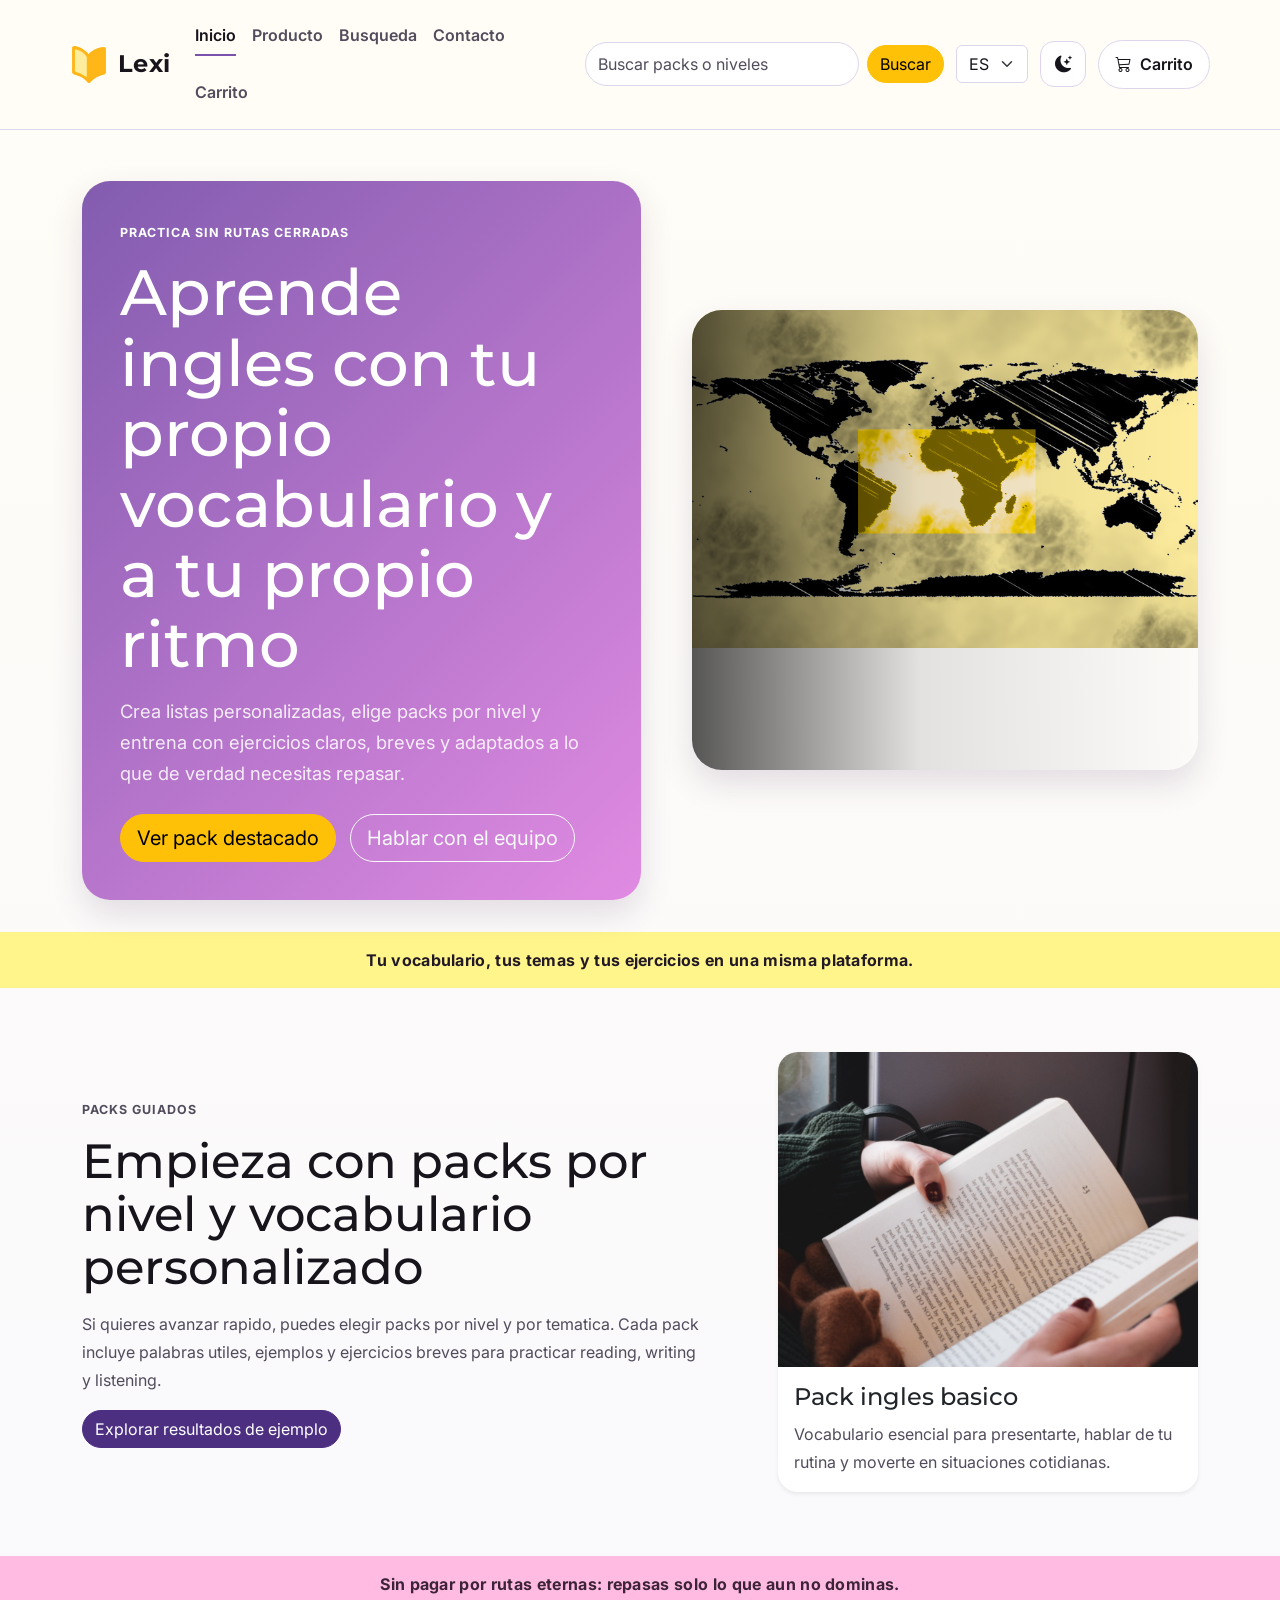
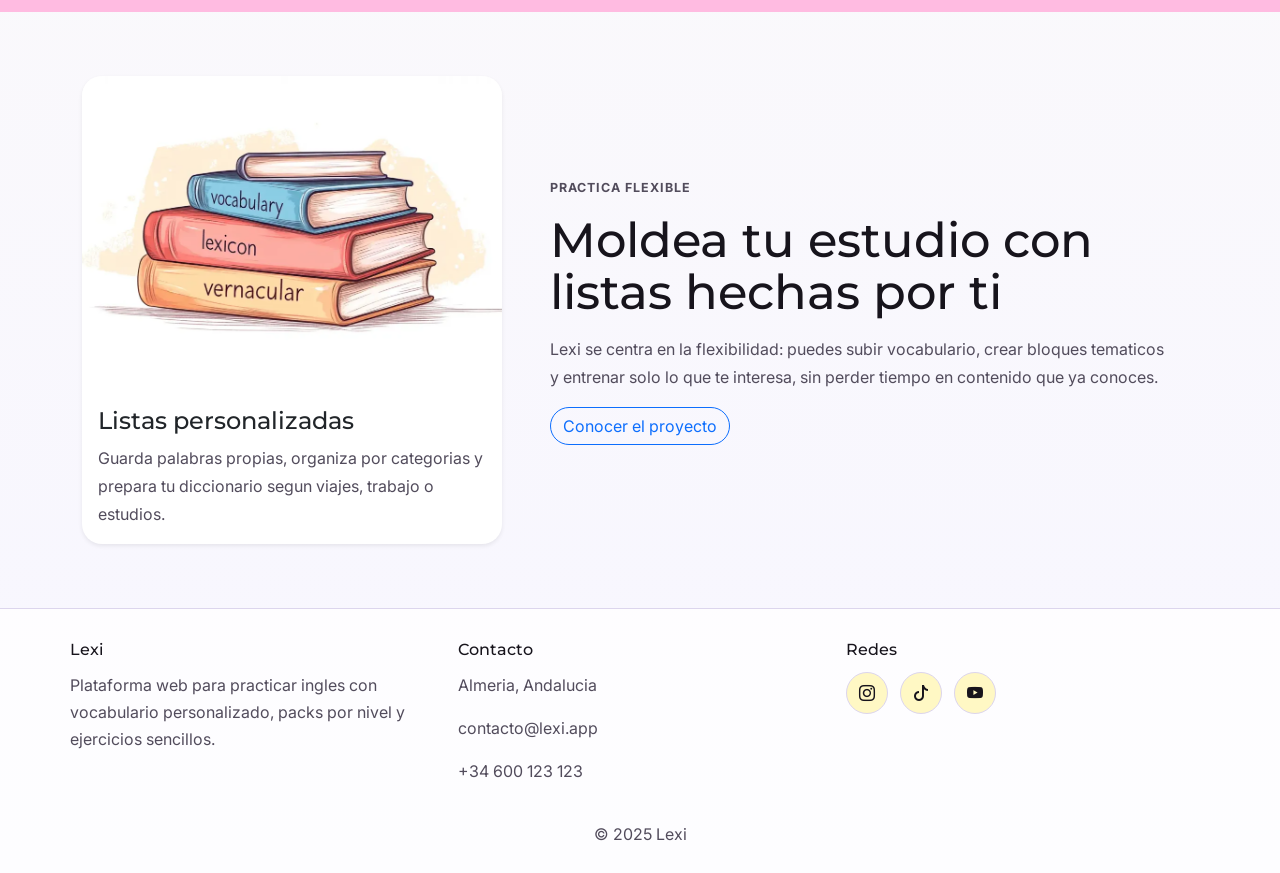
<file: index.html>
<!DOCTYPE html>
<html lang="es">
<head>
  <meta charset="UTF-8">
  <meta name="viewport" content="width=device-width, initial-scale=1.0">
  <meta name="description" content="Lexi, plataforma para practicar ingles con vocabulario personalizado, packs por nivel y ejercicios a medida.">
  <meta name="robots" content="index,follow">
  <title>Lexi | Aprender ingles con vocabulario personalizado y packs por nivel</title>
  <link rel="preconnect" href="https://fonts.googleapis.com">
  <link rel="preconnect" href="https://fonts.gstatic.com" crossorigin>
  <link href="https://fonts.googleapis.com/css2?family=Inter:wght@400;500;600;700&family=Montserrat:wght@600;700;800&display=swap" rel="stylesheet">
  <link rel="stylesheet" href="https://cdn.jsdelivr.net/npm/bootstrap-icons@1.11.3/font/bootstrap-icons.min.css">
  <link rel="stylesheet" href="https://cdn.jsdelivr.net/npm/bootstrap@5.3.3/dist/css/bootstrap.min.css">
  <link rel="stylesheet" href="style.css">
</head>
<body>
<a class="skip-link" href="#mainContent">Saltar al contenido principal</a>
<header class="site-header">
  <div class="header-bar container-xl">
    <div class="brand-row">
      <div class="logo" aria-label="Logotipo de Lexi">
        <img class="logo-light" src="icons/logo_fondo_claro.svg" alt="">
        <img class="logo-dark" src="icons/logo_fondo_oscuro.svg" alt="">
        <span>Lexi</span>
      </div>

      <button class="nav-toggle" type="button" aria-label="Abrir menu principal" aria-expanded="false" aria-controls="mainNav">
        <i class="bi bi-list"></i>
      </button>
    </div>

    <nav class="main-nav" id="mainNav" aria-label="Principal">
      <a class="active" href="index.html" aria-current="page">Inicio</a>
      <a href="producto.html">Producto</a>
      <a href="busqueda.html">Busqueda</a>
      <a href="contacto.html">Contacto</a>
      <a href="carrito.html">Carrito</a>
    </nav>

    <div class="header-tools">
      <form class="search-bar" action="busqueda.html" method="get" role="search">
        <label class="visually-hidden" for="globalSearch">Buscar productos o packs</label>
        <input id="globalSearch" class="form-control" type="search" name="q" placeholder="Buscar packs o niveles" required aria-required="true" title="Introduce un termino para realizar la busqueda">
        <button class="btn btn-warning" type="submit">Buscar</button>
      </form>

      <label class="lang-select" for="langSelect">
        <span class="visually-hidden">Seleccionar idioma de la interfaz</span>
        <select id="langSelect" class="form-select" aria-label="Selector de idioma">
          <option selected>ES</option>
          <option>EN</option>
        </select>
      </label>

      <button class="theme-toggle" type="button" data-theme-toggle aria-label="Cambiar a modo oscuro" aria-pressed="false" title="Cambiar tema">
        <i class="bi bi-moon-stars-fill" aria-hidden="true"></i>
        <span class="visually-hidden">Cambiar entre modo claro y oscuro</span>
      </button>

      <a class="cart-button" href="carrito.html" aria-label="Ir al carrito de compra">
        <i class="bi bi-cart3" aria-hidden="true"></i>
        <span>Carrito</span>
      </a>
    </div>
  </div>
</header>

<main id="mainContent">
  <section class="landing-hero">
    <div class="container-xl hero-layout">
      <div class="hero-copy">
        <p class="eyebrow">Practica sin rutas cerradas</p>
        <h1>Aprende ingles con tu propio vocabulario y a tu propio ritmo</h1>
        <p class="hero-lead">Crea listas personalizadas, elige packs por nivel y entrena con ejercicios claros, breves y adaptados a lo que de verdad necesitas repasar.</p>
        <div class="hero-actions">
          <a class="btn btn-warning btn-lg" href="producto.html">Ver pack destacado</a>
          <a class="btn btn-outline-light btn-lg" href="contacto.html">Hablar con el equipo</a>
        </div>
      </div>

      <div class="hero-card">
        <img src="images/hero.png" alt="Aprender ingles con vocabulario personalizado usando tarjetas y portatil" loading="eager">
      </div>
    </div>
  </section>

  <section class="highlight-band band-primary" aria-label="Mensaje destacado principal">
    <div class="container-xl">
      <p>Tu vocabulario, tus temas y tus ejercicios en una misma plataforma.</p>
    </div>
  </section>

  <section class="feature-section container-xl section-space" aria-labelledby="packsTitle">
    <div class="section-copy">
      <p class="section-kicker">Packs guiados</p>
      <h2 id="packsTitle">Empieza con packs por nivel y vocabulario personalizado</h2>
      <p>Si quieres avanzar rapido, puedes elegir packs por nivel y por tematica. Cada pack incluye palabras utiles, ejemplos y ejercicios breves para practicar reading, writing y listening.</p>
      <a class="btn btn-primary" href="busqueda.html">Explorar resultados de ejemplo</a>
    </div>

    <article class="feature-card card shadow-sm border-0">
      <img class="card-img-top" src="images/reading_medium.webp" alt="Tarjetas de estudio para un pack de ingles basico">
      <div class="card-body">
        <h3 class="h4">Pack ingles basico</h3>
        <p class="card-text">Vocabulario esencial para presentarte, hablar de tu rutina y moverte en situaciones cotidianas.</p>
      </div>
    </article>
  </section>

  <section class="highlight-band band-secondary" aria-label="Segundo mensaje destacado">
    <div class="container-xl">
      <p>Sin pagar por rutas eternas: repasas solo lo que aun no dominas.</p>
    </div>
  </section>

  <section class="feature-section feature-section-alt container-xl section-space" aria-labelledby="customTitle">
    <article class="feature-card card shadow-sm border-0">
      <img class="card-img-top" src="images/vocabulario.png" alt="Panel de vocabulario personalizado en Lexi">
      <div class="card-body">
        <h3 class="h4">Listas personalizadas</h3>
        <p class="card-text">Guarda palabras propias, organiza por categorias y prepara tu diccionario segun viajes, trabajo o estudios.</p>
      </div>
    </article>

    <div class="section-copy">
      <p class="section-kicker">Practica flexible</p>
      <h2 id="customTitle">Moldea tu estudio con listas hechas por ti</h2>
      <p>Lexi se centra en la flexibilidad: puedes subir vocabulario, crear bloques tematicos y entrenar solo lo que te interesa, sin perder tiempo en contenido que ya conoces.</p>
      <a class="btn btn-outline-primary" href="contacto.html">Conocer el proyecto</a>
    </div>
  </section>
</main>

<footer class="site-footer">
  <div class="container-xl footer-layout">
    <div>
      <h2 class="footer-title">Lexi</h2>
      <p>Plataforma web para practicar ingles con vocabulario personalizado, packs por nivel y ejercicios sencillos.</p>
    </div>

    <div>
      <h2 class="footer-title">Contacto</h2>
      <p>Almeria, Andalucia</p>
      <p>contacto@lexi.app</p>
      <p>+34 600 123 123</p>
    </div>

    <div>
      <h2 class="footer-title">Redes</h2>
      <div class="social-links" aria-label="Redes sociales de Lexi">
        <a href="https://www.instagram.com" target="_blank" rel="noopener" aria-label="Instagram"><i class="bi bi-instagram"></i></a>
        <a href="https://www.tiktok.com" target="_blank" rel="noopener" aria-label="TikTok"><i class="bi bi-tiktok"></i></a>
        <a href="https://www.youtube.com" target="_blank" rel="noopener" aria-label="YouTube"><i class="bi bi-youtube"></i></a>
      </div>
    </div>
  </div>
  <p class="footer-copy">&copy; 2025 Lexi</p>
</footer>

<script src="js/script.js"></script>
</body>
</html>
</file>
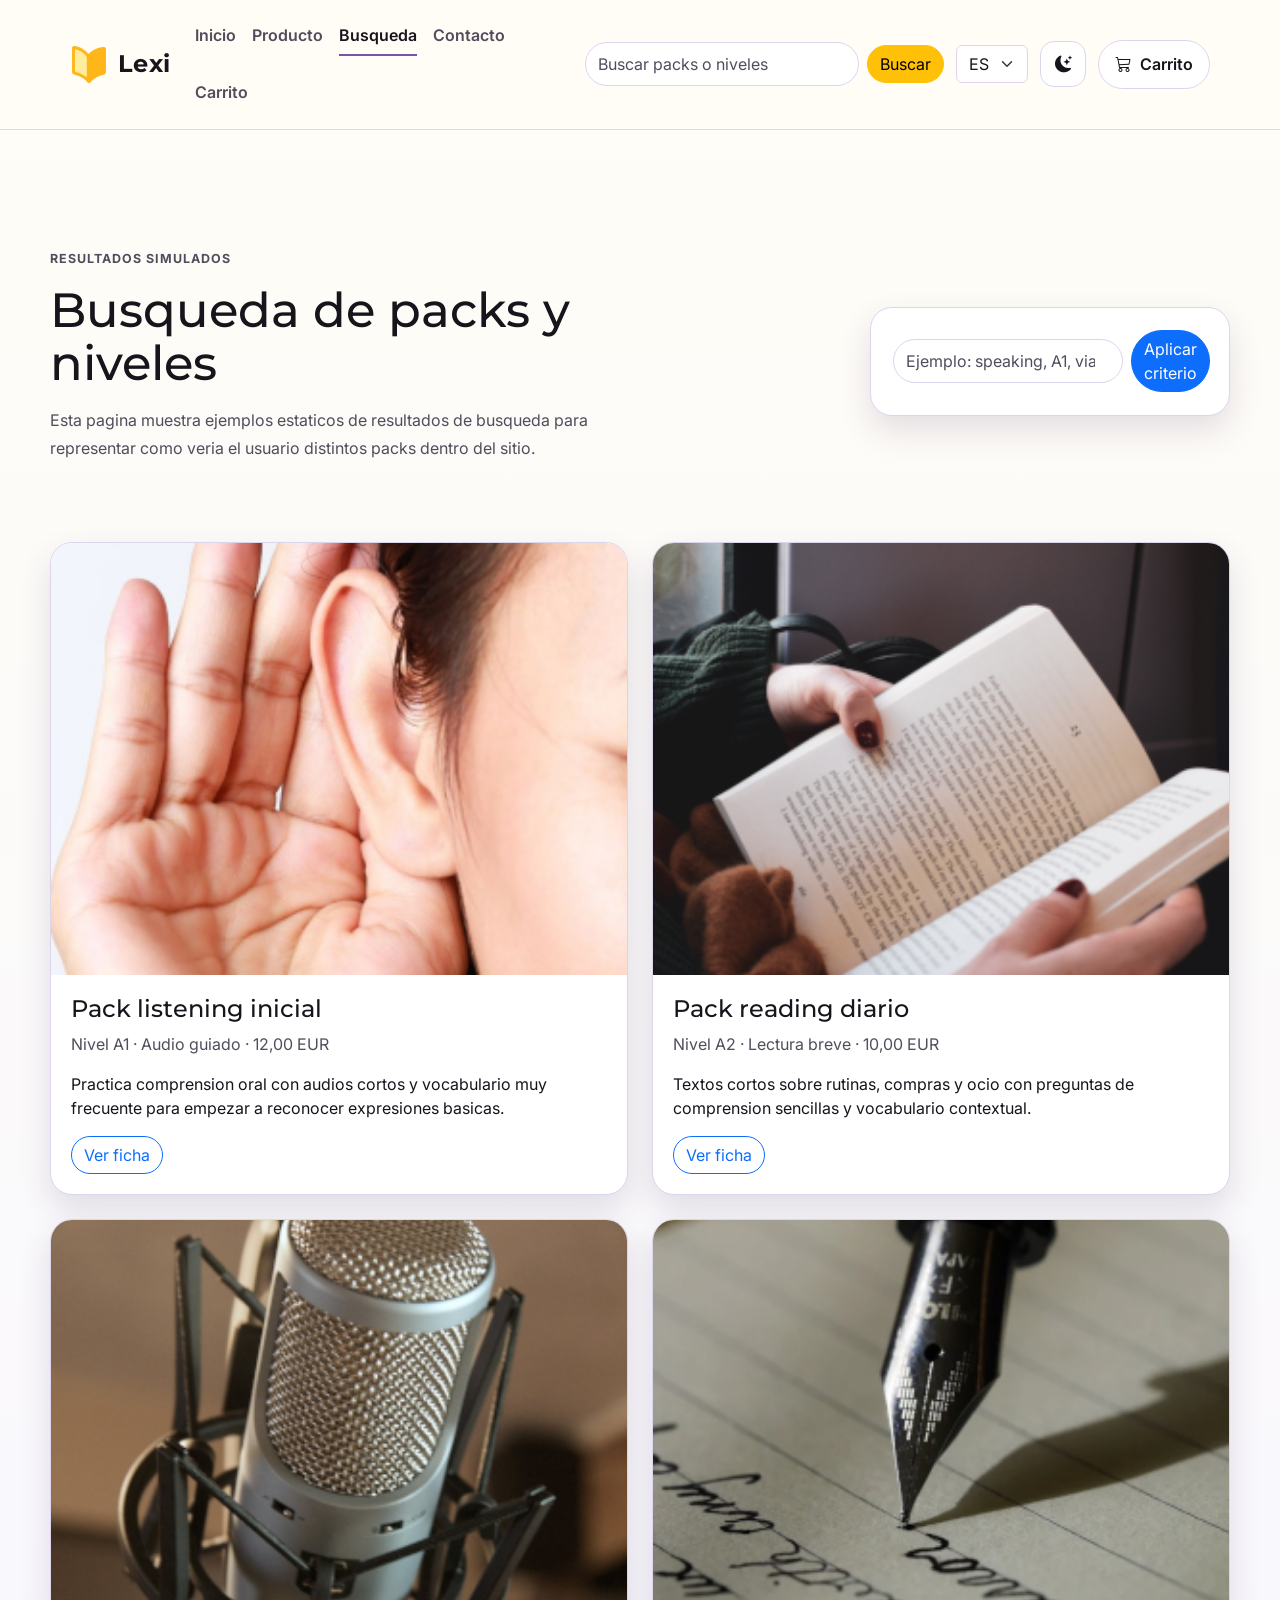
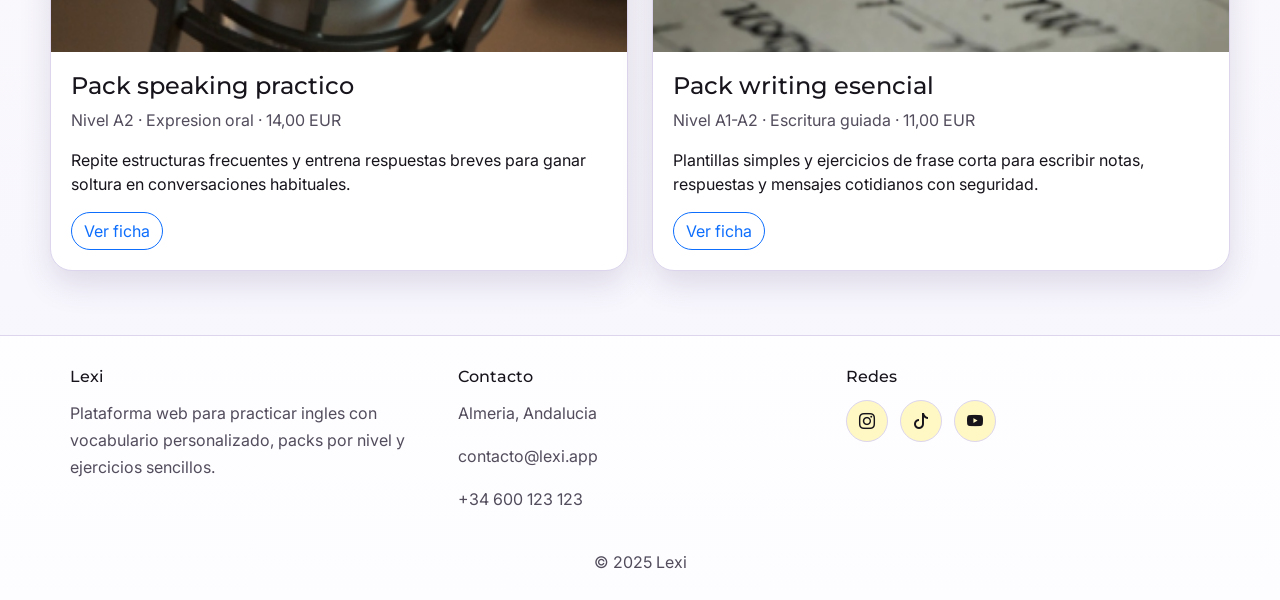
<file: busqueda.html>
<!DOCTYPE html>
<html lang="es">
<head>
  <meta charset="UTF-8">
  <meta name="viewport" content="width=device-width, initial-scale=1.0">
  <meta name="description" content="Resultados de busqueda simulados de packs de ingles en Lexi.">
  <meta name="robots" content="index,follow">
  <title>Lexi | Busqueda</title>
  <link rel="preconnect" href="https://fonts.googleapis.com">
  <link rel="preconnect" href="https://fonts.gstatic.com" crossorigin>
  <link href="https://fonts.googleapis.com/css2?family=Inter:wght@400;500;600;700&family=Montserrat:wght@600;700;800&display=swap" rel="stylesheet">
  <link rel="stylesheet" href="https://cdn.jsdelivr.net/npm/bootstrap-icons@1.11.3/font/bootstrap-icons.min.css">
  <link rel="stylesheet" href="https://cdn.jsdelivr.net/npm/bootstrap@5.3.3/dist/css/bootstrap.min.css">
  <link rel="stylesheet" href="style.css">
</head>
<body>
<a class="skip-link" href="#mainContent">Saltar al contenido principal</a>
<header class="site-header">
  <div class="header-bar container-xl">
    <div class="brand-row">
      <div class="logo" aria-label="Logotipo de Lexi">
        <img class="logo-light" src="icons/logo_fondo_claro.svg" alt="">
        <img class="logo-dark" src="icons/logo_fondo_oscuro.svg" alt="">
        <span>Lexi</span>
      </div>
      <button class="nav-toggle" type="button" aria-label="Abrir menu principal" aria-expanded="false" aria-controls="mainNav">
        <i class="bi bi-list"></i>
      </button>
    </div>

    <nav class="main-nav" id="mainNav" aria-label="Principal">
      <a href="index.html">Inicio</a>
      <a href="producto.html">Producto</a>
      <a class="active" href="busqueda.html" aria-current="page">Busqueda</a>
      <a href="contacto.html">Contacto</a>
      <a href="carrito.html">Carrito</a>
    </nav>

    <div class="header-tools">
      <form class="search-bar" action="busqueda.html" method="get" role="search">
        <label class="visually-hidden" for="globalSearch">Buscar productos o packs</label>
        <input id="globalSearch" class="form-control" type="search" name="q" placeholder="Buscar packs o niveles" required aria-required="true" title="Introduce un termino para realizar la busqueda">
        <button class="btn btn-warning" type="submit">Buscar</button>
      </form>
      <label class="lang-select" for="langSelect">
        <span class="visually-hidden">Seleccionar idioma de la interfaz</span>
        <select id="langSelect" class="form-select" aria-label="Selector de idioma">
          <option selected>ES</option>
          <option>EN</option>
        </select>
      </label>
      <button class="theme-toggle" type="button" data-theme-toggle aria-label="Cambiar a modo oscuro" aria-pressed="false" title="Cambiar tema">
        <i class="bi bi-moon-stars-fill" aria-hidden="true"></i>
        <span class="visually-hidden">Cambiar entre modo claro y oscuro</span>
      </button>
      <a class="cart-button" href="carrito.html" aria-label="Ir al carrito de compra">
        <i class="bi bi-cart3" aria-hidden="true"></i>
        <span>Carrito</span>
      </a>
    </div>
  </div>
</header>

<main id="mainContent" class="page-main">
  <section class="page-intro section-space">
    <div class="page-copy">
      <p class="section-kicker">Resultados simulados</p>
      <h1>Busqueda de packs y niveles</h1>
      <p>Esta pagina muestra ejemplos estaticos de resultados de busqueda para representar como veria el usuario distintos packs dentro del sitio.</p>
    </div>
    <aside class="page-intro-card">
      <form class="search-bar" action="busqueda.html" method="get" role="search">
        <label class="visually-hidden" for="searchInput">Buscar cursos</label>
        <input id="searchInput" data-search-input class="form-control" type="search" name="q" placeholder="Ejemplo: speaking, A1, viajes" required aria-required="true" title="Introduce un criterio de busqueda valido">
        <button class="btn btn-primary" type="submit">Aplicar criterio</button>
      </form>
    </aside>
  </section>

  <section class="result-list section-space" aria-label="Resultados de busqueda">
    <article class="result-card">
      <img src="images/listening_small.webp" alt="Pack de listening para principiantes">
      <div class="result-card-body">
        <h2 class="h4">Pack listening inicial</h2>
        <p class="result-meta">Nivel A1 · Audio guiado · 12,00 EUR</p>
        <p>Practica comprension oral con audios cortos y vocabulario muy frecuente para empezar a reconocer expresiones basicas.</p>
        <a class="btn btn-outline-primary" href="producto.html">Ver ficha</a>
      </div>
    </article>

    <article class="result-card">
      <img src="images/reading_small.webp" alt="Pack de reading para situaciones cotidianas">
      <div class="result-card-body">
        <h2 class="h4">Pack reading diario</h2>
        <p class="result-meta">Nivel A2 · Lectura breve · 10,00 EUR</p>
        <p>Textos cortos sobre rutinas, compras y ocio con preguntas de comprension sencillas y vocabulario contextual.</p>
        <a class="btn btn-outline-primary" href="producto.html">Ver ficha</a>
      </div>
    </article>

    <article class="result-card">
      <img src="images/speaking_small.webp" alt="Pack de speaking para conversaciones utiles">
      <div class="result-card-body">
        <h2 class="h4">Pack speaking practico</h2>
        <p class="result-meta">Nivel A2 · Expresion oral · 14,00 EUR</p>
        <p>Repite estructuras frecuentes y entrena respuestas breves para ganar soltura en conversaciones habituales.</p>
        <a class="btn btn-outline-primary" href="producto.html">Ver ficha</a>
      </div>
    </article>

    <article class="result-card">
      <img src="images/writing_small.webp" alt="Pack de writing para escribir mensajes breves">
      <div class="result-card-body">
        <h2 class="h4">Pack writing esencial</h2>
        <p class="result-meta">Nivel A1-A2 · Escritura guiada · 11,00 EUR</p>
        <p>Plantillas simples y ejercicios de frase corta para escribir notas, respuestas y mensajes cotidianos con seguridad.</p>
        <a class="btn btn-outline-primary" href="producto.html">Ver ficha</a>
      </div>
    </article>
  </section>
</main>

<footer class="site-footer">
  <div class="container-xl footer-layout">
    <div>
      <h2 class="footer-title">Lexi</h2>
      <p>Plataforma web para practicar ingles con vocabulario personalizado, packs por nivel y ejercicios sencillos.</p>
    </div>
    <div>
      <h2 class="footer-title">Contacto</h2>
      <p>Almeria, Andalucia</p>
      <p>contacto@lexi.app</p>
      <p>+34 600 123 123</p>
    </div>
    <div>
      <h2 class="footer-title">Redes</h2>
      <div class="social-links" aria-label="Redes sociales de Lexi">
        <a href="https://www.instagram.com" target="_blank" rel="noopener" aria-label="Instagram"><i class="bi bi-instagram"></i></a>
        <a href="https://www.tiktok.com" target="_blank" rel="noopener" aria-label="TikTok"><i class="bi bi-tiktok"></i></a>
        <a href="https://www.youtube.com" target="_blank" rel="noopener" aria-label="YouTube"><i class="bi bi-youtube"></i></a>
      </div>
    </div>
  </div>
  <p class="footer-copy">&copy; 2025 Lexi</p>
</footer>

<script src="js/script.js"></script>
</body>
</html>
</file>
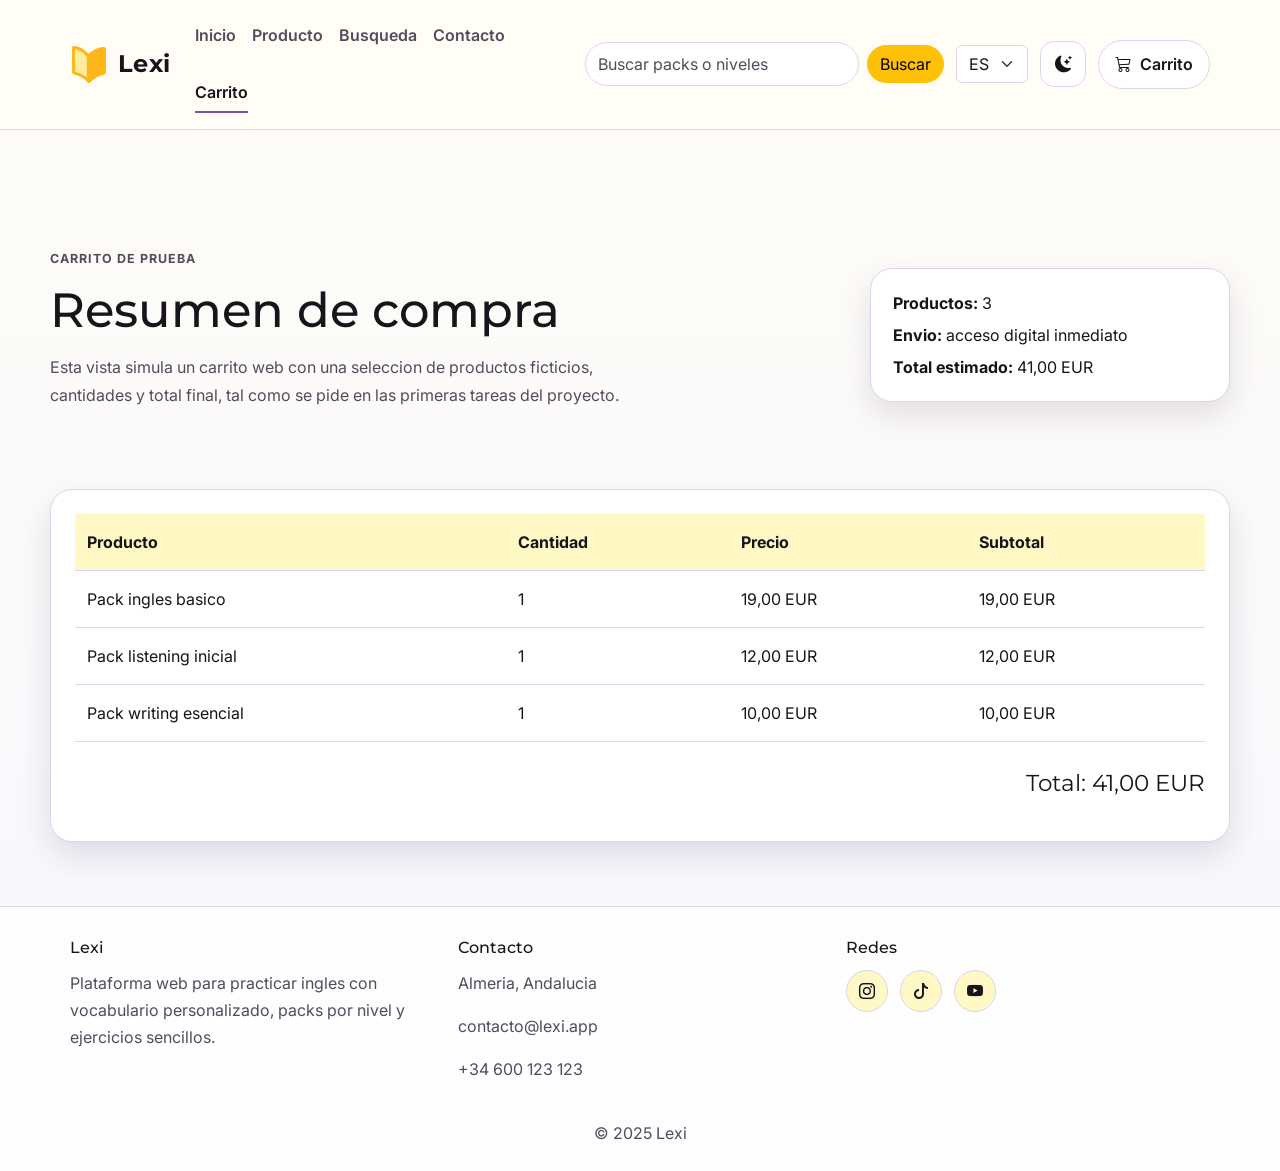
<file: carrito.html>
<!DOCTYPE html>
<html lang="es">
<head>
  <meta charset="UTF-8">
  <meta name="viewport" content="width=device-width, initial-scale=1.0">
  <meta name="description" content="Carrito de compra estatico de Lexi con productos de ejemplo y total calculado.">
  <meta name="robots" content="index,follow">
  <title>Lexi | Carrito</title>
  <link rel="preconnect" href="https://fonts.googleapis.com">
  <link rel="preconnect" href="https://fonts.gstatic.com" crossorigin>
  <link href="https://fonts.googleapis.com/css2?family=Inter:wght@400;500;600;700&family=Montserrat:wght@600;700;800&display=swap" rel="stylesheet">
  <link rel="stylesheet" href="https://cdn.jsdelivr.net/npm/bootstrap-icons@1.11.3/font/bootstrap-icons.min.css">
  <link rel="stylesheet" href="https://cdn.jsdelivr.net/npm/bootstrap@5.3.3/dist/css/bootstrap.min.css">
  <link rel="stylesheet" href="style.css">
</head>
<body>
<a class="skip-link" href="#mainContent">Saltar al contenido principal</a>
<header class="site-header">
  <div class="header-bar container-xl">
    <div class="brand-row">
      <div class="logo" aria-label="Logotipo de Lexi">
        <img class="logo-light" src="icons/logo_fondo_claro.svg" alt="">
        <img class="logo-dark" src="icons/logo_fondo_oscuro.svg" alt="">
        <span>Lexi</span>
      </div>
      <button class="nav-toggle" type="button" aria-label="Abrir menu principal" aria-expanded="false" aria-controls="mainNav">
        <i class="bi bi-list"></i>
      </button>
    </div>

    <nav class="main-nav" id="mainNav" aria-label="Principal">
      <a href="index.html">Inicio</a>
      <a href="producto.html">Producto</a>
      <a href="busqueda.html">Busqueda</a>
      <a href="contacto.html">Contacto</a>
      <a class="active" href="carrito.html" aria-current="page">Carrito</a>
    </nav>

    <div class="header-tools">
      <form class="search-bar" action="busqueda.html" method="get" role="search">
        <label class="visually-hidden" for="globalSearch">Buscar productos o packs</label>
        <input id="globalSearch" class="form-control" type="search" name="q" placeholder="Buscar packs o niveles" required aria-required="true" title="Introduce un termino para realizar la busqueda">
        <button class="btn btn-warning" type="submit">Buscar</button>
      </form>
      <label class="lang-select" for="langSelect">
        <span class="visually-hidden">Seleccionar idioma de la interfaz</span>
        <select id="langSelect" class="form-select" aria-label="Selector de idioma">
          <option selected>ES</option>
          <option>EN</option>
        </select>
      </label>
      <button class="theme-toggle" type="button" data-theme-toggle aria-label="Cambiar a modo oscuro" aria-pressed="false" title="Cambiar tema">
        <i class="bi bi-moon-stars-fill" aria-hidden="true"></i>
        <span class="visually-hidden">Cambiar entre modo claro y oscuro</span>
      </button>
      <a class="cart-button" href="carrito.html" aria-label="Ir al carrito de compra">
        <i class="bi bi-cart3" aria-hidden="true"></i>
        <span>Carrito</span>
      </a>
    </div>
  </div>
</header>

<main id="mainContent" class="page-main">
  <section class="page-intro section-space">
    <div class="page-copy">
      <p class="section-kicker">Carrito de prueba</p>
      <h1>Resumen de compra</h1>
      <p>Esta vista simula un carrito web con una seleccion de productos ficticios, cantidades y total final, tal como se pide en las primeras tareas del proyecto.</p>
    </div>
    <aside class="page-intro-card">
      <p class="mb-2"><strong>Productos:</strong> 3</p>
      <p class="mb-2"><strong>Envio:</strong> acceso digital inmediato</p>
      <p class="mb-0"><strong>Total estimado:</strong> 41,00 EUR</p>
    </aside>
  </section>

  <section class="cart-panel section-space">
    <table class="cart-table">
      <thead>
        <tr>
          <th>Producto</th>
          <th>Cantidad</th>
          <th>Precio</th>
          <th>Subtotal</th>
        </tr>
      </thead>
      <tbody>
        <tr>
          <td>Pack ingles basico</td>
          <td>1</td>
          <td>19,00 EUR</td>
          <td>19,00 EUR</td>
        </tr>
        <tr>
          <td>Pack listening inicial</td>
          <td>1</td>
          <td>12,00 EUR</td>
          <td>12,00 EUR</td>
        </tr>
        <tr>
          <td>Pack writing esencial</td>
          <td>1</td>
          <td>10,00 EUR</td>
          <td>10,00 EUR</td>
        </tr>
      </tbody>
    </table>

    <p class="cart-total">Total: 41,00 EUR</p>
  </section>
</main>

<footer class="site-footer">
  <div class="container-xl footer-layout">
    <div>
      <h2 class="footer-title">Lexi</h2>
      <p>Plataforma web para practicar ingles con vocabulario personalizado, packs por nivel y ejercicios sencillos.</p>
    </div>
    <div>
      <h2 class="footer-title">Contacto</h2>
      <p>Almeria, Andalucia</p>
      <p>contacto@lexi.app</p>
      <p>+34 600 123 123</p>
    </div>
    <div>
      <h2 class="footer-title">Redes</h2>
      <div class="social-links" aria-label="Redes sociales de Lexi">
        <a href="https://www.instagram.com" target="_blank" rel="noopener" aria-label="Instagram"><i class="bi bi-instagram"></i></a>
        <a href="https://www.tiktok.com" target="_blank" rel="noopener" aria-label="TikTok"><i class="bi bi-tiktok"></i></a>
        <a href="https://www.youtube.com" target="_blank" rel="noopener" aria-label="YouTube"><i class="bi bi-youtube"></i></a>
      </div>
    </div>
  </div>
  <p class="footer-copy">&copy; 2025 Lexi</p>
</footer>

<script src="js/script.js"></script>
</body>
</html>
</file>
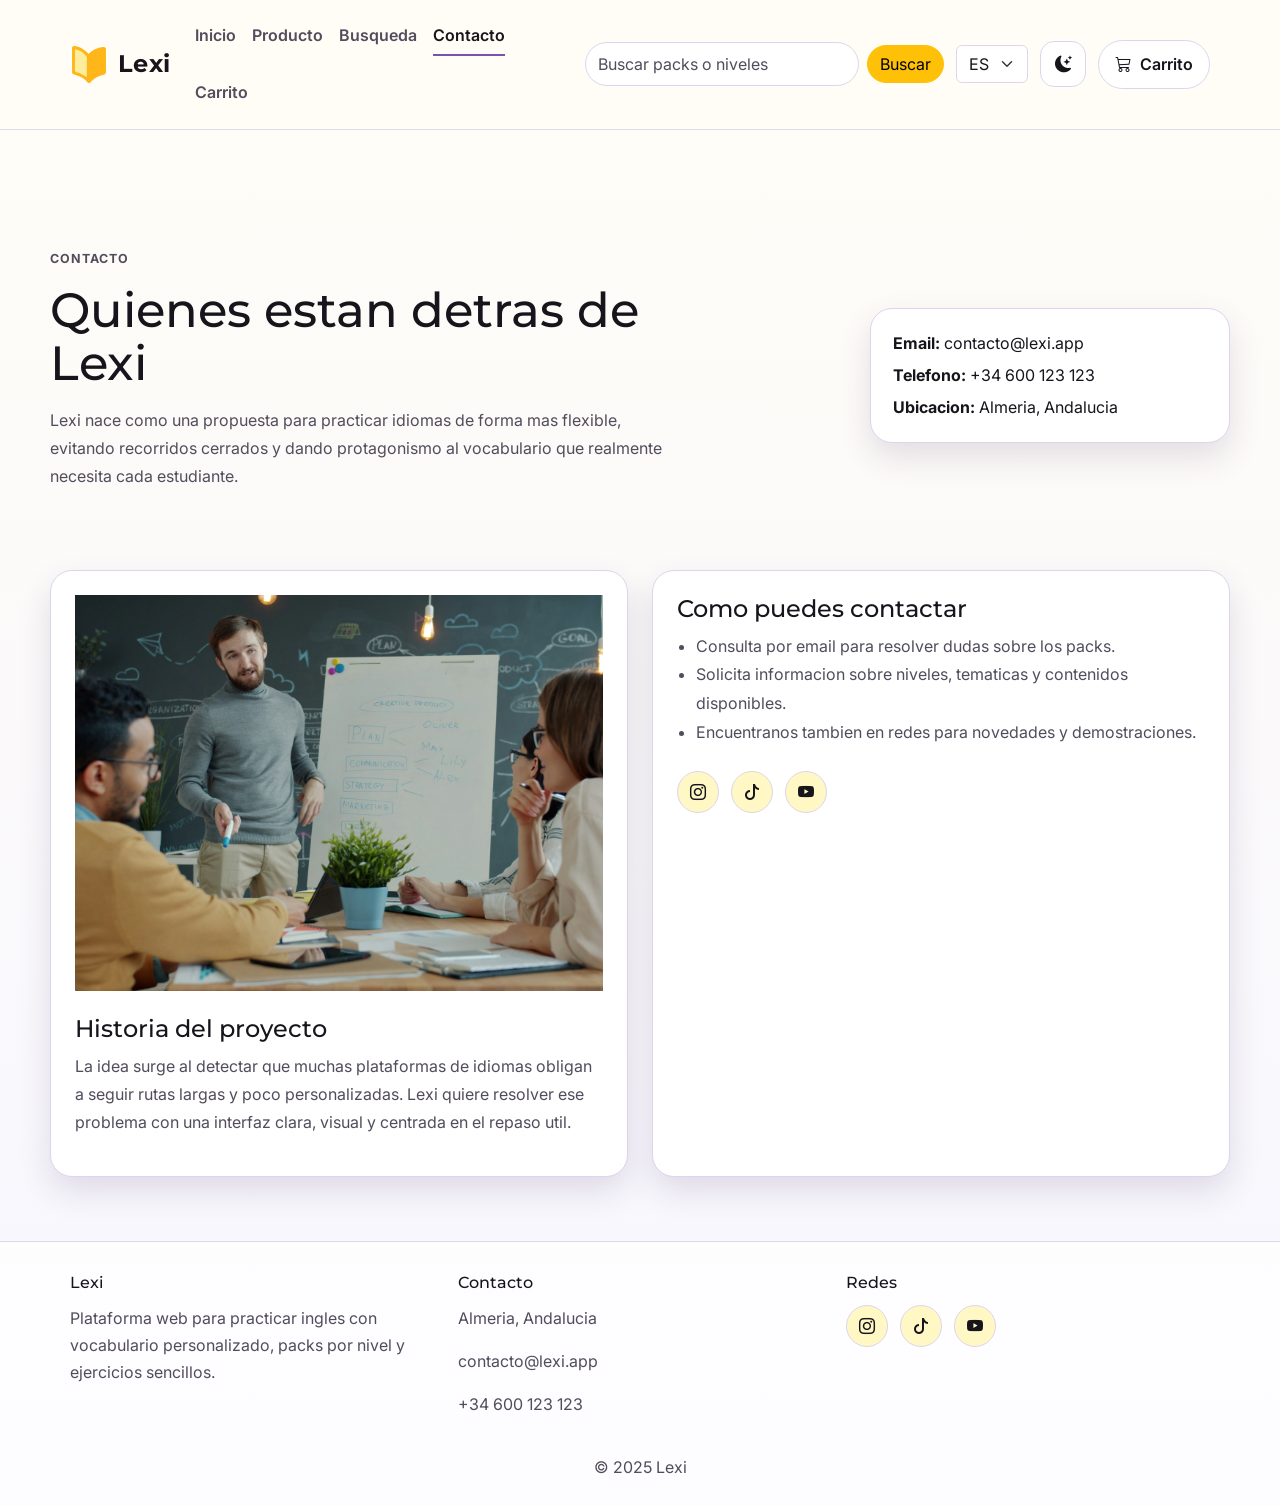
<file: contacto.html>
<!DOCTYPE html>
<html lang="es">
<head>
  <meta charset="UTF-8">
  <meta name="viewport" content="width=device-width, initial-scale=1.0">
  <meta name="description" content="Pagina de contacto de Lexi con historia del proyecto, equipo y datos basicos de contacto.">
  <meta name="robots" content="index,follow">
  <title>Lexi | Contacto</title>
  <link rel="preconnect" href="https://fonts.googleapis.com">
  <link rel="preconnect" href="https://fonts.gstatic.com" crossorigin>
  <link href="https://fonts.googleapis.com/css2?family=Inter:wght@400;500;600;700&family=Montserrat:wght@600;700;800&display=swap" rel="stylesheet">
  <link rel="stylesheet" href="https://cdn.jsdelivr.net/npm/bootstrap-icons@1.11.3/font/bootstrap-icons.min.css">
  <link rel="stylesheet" href="https://cdn.jsdelivr.net/npm/bootstrap@5.3.3/dist/css/bootstrap.min.css">
  <link rel="stylesheet" href="style.css">
</head>
<body>
<a class="skip-link" href="#mainContent">Saltar al contenido principal</a>
<header class="site-header">
  <div class="header-bar container-xl">
    <div class="brand-row">
      <div class="logo" aria-label="Logotipo de Lexi">
        <img class="logo-light" src="icons/logo_fondo_claro.svg" alt="">
        <img class="logo-dark" src="icons/logo_fondo_oscuro.svg" alt="">
        <span>Lexi</span>
      </div>
      <button class="nav-toggle" type="button" aria-label="Abrir menu principal" aria-expanded="false" aria-controls="mainNav">
        <i class="bi bi-list"></i>
      </button>
    </div>

    <nav class="main-nav" id="mainNav" aria-label="Principal">
      <a href="index.html">Inicio</a>
      <a href="producto.html">Producto</a>
      <a href="busqueda.html">Busqueda</a>
      <a class="active" href="contacto.html" aria-current="page">Contacto</a>
      <a href="carrito.html">Carrito</a>
    </nav>

    <div class="header-tools">
      <form class="search-bar" action="busqueda.html" method="get" role="search">
        <label class="visually-hidden" for="globalSearch">Buscar productos o packs</label>
        <input id="globalSearch" class="form-control" type="search" name="q" placeholder="Buscar packs o niveles" required aria-required="true" title="Introduce un termino para realizar la busqueda">
        <button class="btn btn-warning" type="submit">Buscar</button>
      </form>
      <label class="lang-select" for="langSelect">
        <span class="visually-hidden">Seleccionar idioma de la interfaz</span>
        <select id="langSelect" class="form-select" aria-label="Selector de idioma">
          <option selected>ES</option>
          <option>EN</option>
        </select>
      </label>
      <button class="theme-toggle" type="button" data-theme-toggle aria-label="Cambiar a modo oscuro" aria-pressed="false" title="Cambiar tema">
        <i class="bi bi-moon-stars-fill" aria-hidden="true"></i>
        <span class="visually-hidden">Cambiar entre modo claro y oscuro</span>
      </button>
      <a class="cart-button" href="carrito.html" aria-label="Ir al carrito de compra">
        <i class="bi bi-cart3" aria-hidden="true"></i>
        <span>Carrito</span>
      </a>
    </div>
  </div>
</header>

<main id="mainContent" class="page-main">
  <section class="page-intro section-space">
    <div class="page-copy">
      <p class="section-kicker">Contacto</p>
      <h1>Quienes estan detras de Lexi</h1>
      <p>Lexi nace como una propuesta para practicar idiomas de forma mas flexible, evitando recorridos cerrados y dando protagonismo al vocabulario que realmente necesita cada estudiante.</p>
    </div>
    <aside class="page-intro-card">
      <p class="mb-2"><strong>Email:</strong> contacto@lexi.app</p>
      <p class="mb-2"><strong>Telefono:</strong> +34 600 123 123</p>
      <p class="mb-0"><strong>Ubicacion:</strong> Almeria, Andalucia</p>
    </aside>
  </section>

  <section class="contact-grid section-space">
    <article class="contact-card">
      <img src="images/team.jpg" alt="Equipo de Lexi trabajando en el proyecto">
      <div class="mt-4">
        <h2 class="h4">Historia del proyecto</h2>
        <p class="contact-text">La idea surge al detectar que muchas plataformas de idiomas obligan a seguir rutas largas y poco personalizadas. Lexi quiere resolver ese problema con una interfaz clara, visual y centrada en el repaso util.</p>
      </div>
    </article>

    <article class="contact-card">
      <h2 class="h4">Como puedes contactar</h2>
      <ul class="contact-list">
        <li>Consulta por email para resolver dudas sobre los packs.</li>
        <li>Solicita informacion sobre niveles, tematicas y contenidos disponibles.</li>
        <li>Encuentranos tambien en redes para novedades y demostraciones.</li>
      </ul>
      <div class="social-links mt-4" aria-label="Redes sociales de contacto">
        <a href="https://www.instagram.com" target="_blank" rel="noopener" aria-label="Instagram"><i class="bi bi-instagram"></i></a>
        <a href="https://www.tiktok.com" target="_blank" rel="noopener" aria-label="TikTok"><i class="bi bi-tiktok"></i></a>
        <a href="https://www.youtube.com" target="_blank" rel="noopener" aria-label="YouTube"><i class="bi bi-youtube"></i></a>
      </div>
    </article>
  </section>
</main>

<footer class="site-footer">
  <div class="container-xl footer-layout">
    <div>
      <h2 class="footer-title">Lexi</h2>
      <p>Plataforma web para practicar ingles con vocabulario personalizado, packs por nivel y ejercicios sencillos.</p>
    </div>
    <div>
      <h2 class="footer-title">Contacto</h2>
      <p>Almeria, Andalucia</p>
      <p>contacto@lexi.app</p>
      <p>+34 600 123 123</p>
    </div>
    <div>
      <h2 class="footer-title">Redes</h2>
      <div class="social-links" aria-label="Redes sociales de Lexi">
        <a href="https://www.instagram.com" target="_blank" rel="noopener" aria-label="Instagram"><i class="bi bi-instagram"></i></a>
        <a href="https://www.tiktok.com" target="_blank" rel="noopener" aria-label="TikTok"><i class="bi bi-tiktok"></i></a>
        <a href="https://www.youtube.com" target="_blank" rel="noopener" aria-label="YouTube"><i class="bi bi-youtube"></i></a>
      </div>
    </div>
  </div>
  <p class="footer-copy">&copy; 2025 Lexi</p>
</footer>

<script src="js/script.js"></script>
</body>
</html>
</file>
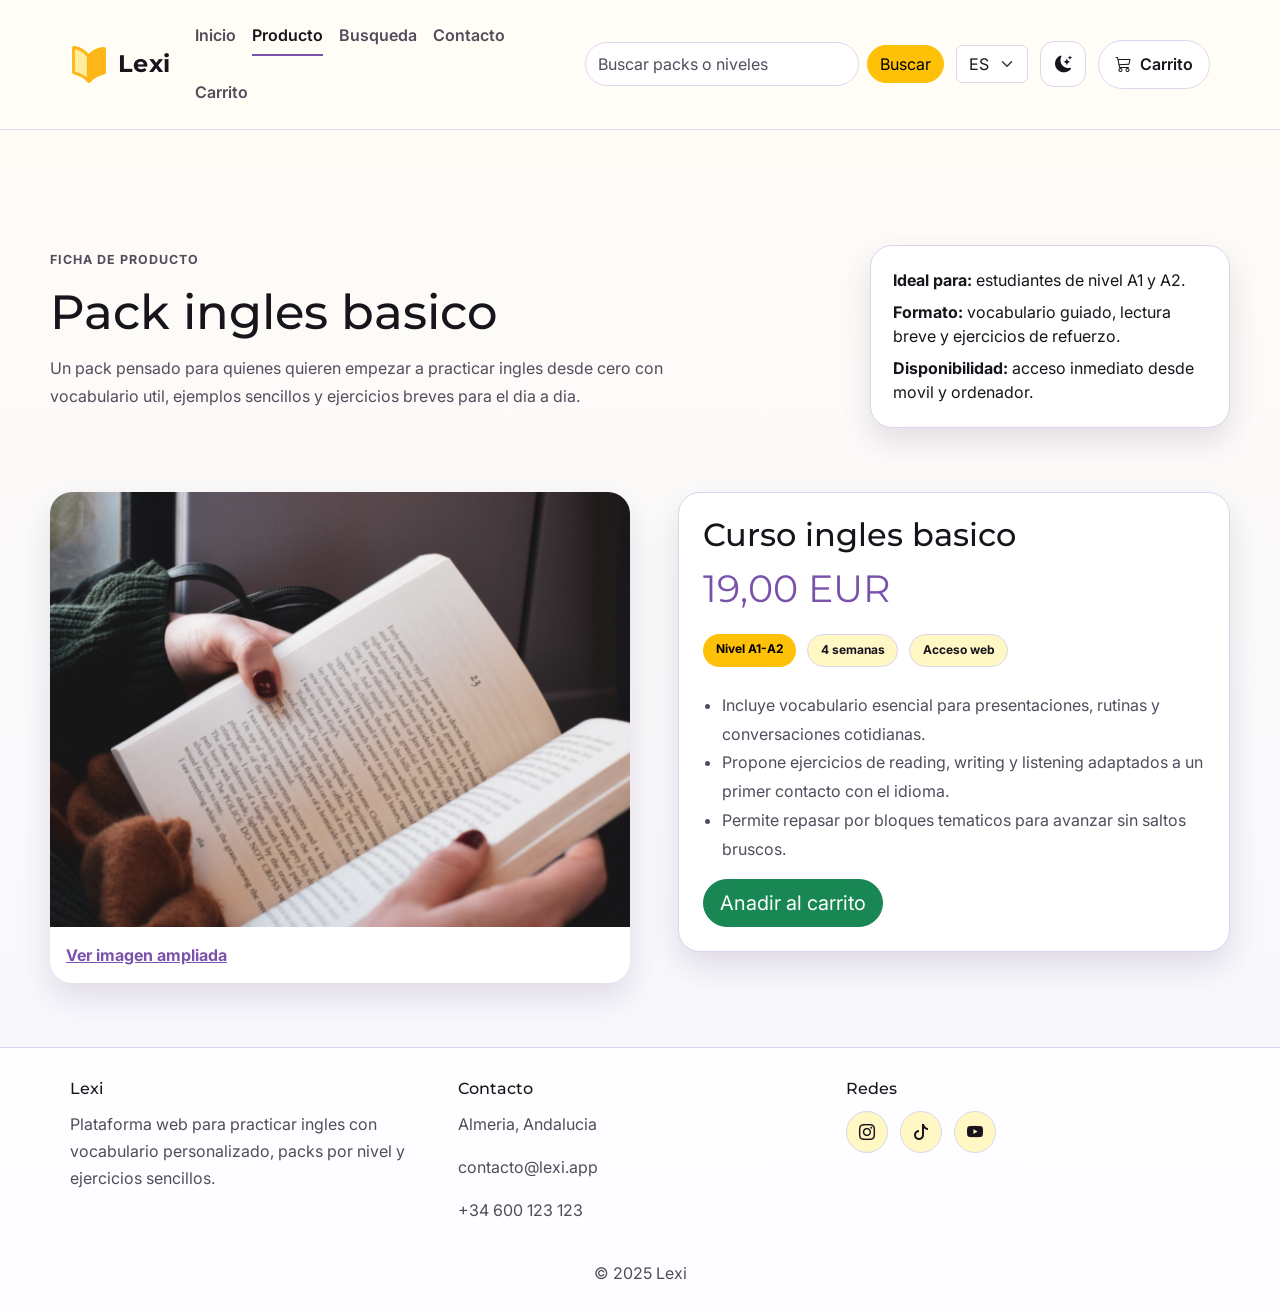
<file: producto.html>
<!DOCTYPE html>
<html lang="es">
<head>
  <meta charset="UTF-8">
  <meta name="viewport" content="width=device-width, initial-scale=1.0">
  <meta name="description" content="Ficha del pack de ingles basico de Lexi con precio, imagen y caracteristicas destacadas.">
  <meta name="robots" content="index,follow">
  <title>Lexi | Producto destacado</title>
  <link rel="preconnect" href="https://fonts.googleapis.com">
  <link rel="preconnect" href="https://fonts.gstatic.com" crossorigin>
  <link href="https://fonts.googleapis.com/css2?family=Inter:wght@400;500;600;700&family=Montserrat:wght@600;700;800&display=swap" rel="stylesheet">
  <link rel="stylesheet" href="https://cdn.jsdelivr.net/npm/bootstrap-icons@1.11.3/font/bootstrap-icons.min.css">
  <link rel="stylesheet" href="https://cdn.jsdelivr.net/npm/bootstrap@5.3.3/dist/css/bootstrap.min.css">
  <link rel="stylesheet" href="style.css">
</head>
<body>
<a class="skip-link" href="#mainContent">Saltar al contenido principal</a>
<header class="site-header">
  <div class="header-bar container-xl">
    <div class="brand-row">
      <div class="logo" aria-label="Logotipo de Lexi">
        <img class="logo-light" src="icons/logo_fondo_claro.svg" alt="">
        <img class="logo-dark" src="icons/logo_fondo_oscuro.svg" alt="">
        <span>Lexi</span>
      </div>
      <button class="nav-toggle" type="button" aria-label="Abrir menu principal" aria-expanded="false" aria-controls="mainNav">
        <i class="bi bi-list"></i>
      </button>
    </div>

    <nav class="main-nav" id="mainNav" aria-label="Principal">
      <a href="index.html">Inicio</a>
      <a class="active" href="producto.html" aria-current="page">Producto</a>
      <a href="busqueda.html">Busqueda</a>
      <a href="contacto.html">Contacto</a>
      <a href="carrito.html">Carrito</a>
    </nav>

    <div class="header-tools">
      <form class="search-bar" action="busqueda.html" method="get" role="search">
        <label class="visually-hidden" for="globalSearch">Buscar productos o packs</label>
        <input id="globalSearch" class="form-control" type="search" name="q" placeholder="Buscar packs o niveles" required aria-required="true" title="Introduce un termino para realizar la busqueda">
        <button class="btn btn-warning" type="submit">Buscar</button>
      </form>
      <label class="lang-select" for="langSelect">
        <span class="visually-hidden">Seleccionar idioma de la interfaz</span>
        <select id="langSelect" class="form-select" aria-label="Selector de idioma">
          <option selected>ES</option>
          <option>EN</option>
        </select>
      </label>
      <button class="theme-toggle" type="button" data-theme-toggle aria-label="Cambiar a modo oscuro" aria-pressed="false" title="Cambiar tema">
        <i class="bi bi-moon-stars-fill" aria-hidden="true"></i>
        <span class="visually-hidden">Cambiar entre modo claro y oscuro</span>
      </button>
      <a class="cart-button" href="carrito.html" aria-label="Ir al carrito de compra">
        <i class="bi bi-cart3" aria-hidden="true"></i>
        <span>Carrito</span>
      </a>
    </div>
  </div>
</header>

<main id="mainContent" class="page-main">
  <section class="page-intro section-space">
    <div class="page-copy">
      <p class="section-kicker">Ficha de producto</p>
      <h1>Pack ingles basico</h1>
      <p>Un pack pensado para quienes quieren empezar a practicar ingles desde cero con vocabulario util, ejemplos sencillos y ejercicios breves para el dia a dia.</p>
    </div>
    <aside class="page-intro-card">
      <p class="mb-2"><strong>Ideal para:</strong> estudiantes de nivel A1 y A2.</p>
      <p class="mb-2"><strong>Formato:</strong> vocabulario guiado, lectura breve y ejercicios de refuerzo.</p>
      <p class="mb-0"><strong>Disponibilidad:</strong> acceso inmediato desde movil y ordenador.</p>
    </aside>
  </section>

  <section class="product-grid section-space" aria-labelledby="productName">
    <article class="product-media">
      <img src="images/reading_medium.webp" alt="Tarjetas del pack de ingles basico de Lexi">
      <div class="product-media-links">
        <a href="images/reading_large.webp" target="_blank" rel="noopener">Ver imagen ampliada</a>
      </div>
    </article>

    <article class="product-panel">
      <h2 id="productName">Curso ingles basico</h2>
      <p class="product-price">19,00 EUR</p>

      <div class="product-badges">
        <span class="badge text-bg-warning">Nivel A1-A2</span>
        <span class="badge text-bg-light">4 semanas</span>
        <span class="badge text-bg-light">Acceso web</span>
      </div>

      <ul class="spec-list">
        <li>Incluye vocabulario esencial para presentaciones, rutinas y conversaciones cotidianas.</li>
        <li>Propone ejercicios de reading, writing y listening adaptados a un primer contacto con el idioma.</li>
        <li>Permite repasar por bloques tematicos para avanzar sin saltos bruscos.</li>
      </ul>

      <a class="btn btn-success btn-lg" href="carrito.html">Anadir al carrito</a>
    </article>
  </section>
</main>

<footer class="site-footer">
  <div class="container-xl footer-layout">
    <div>
      <h2 class="footer-title">Lexi</h2>
      <p>Plataforma web para practicar ingles con vocabulario personalizado, packs por nivel y ejercicios sencillos.</p>
    </div>
    <div>
      <h2 class="footer-title">Contacto</h2>
      <p>Almeria, Andalucia</p>
      <p>contacto@lexi.app</p>
      <p>+34 600 123 123</p>
    </div>
    <div>
      <h2 class="footer-title">Redes</h2>
      <div class="social-links" aria-label="Redes sociales de Lexi">
        <a href="https://www.instagram.com" target="_blank" rel="noopener" aria-label="Instagram"><i class="bi bi-instagram"></i></a>
        <a href="https://www.tiktok.com" target="_blank" rel="noopener" aria-label="TikTok"><i class="bi bi-tiktok"></i></a>
        <a href="https://www.youtube.com" target="_blank" rel="noopener" aria-label="YouTube"><i class="bi bi-youtube"></i></a>
      </div>
    </div>
  </div>
  <p class="footer-copy">&copy; 2025 Lexi</p>
</footer>

<script src="js/script.js"></script>
</body>
</html>
</file>
<file: style.css>
:root {
  --bg: #fffdf6;
  --bg-alt: #f7f6ff;
  --surface: #ffffff;
  --surface-soft: #fff8c4;
  --text: #17141c;
  --muted: #524c5c;
  --line: #dcd5ed;
  --brand: #fff58a;
  --brand-strong: #7a52ab;
  --accent: #dd7bdf;
  --accent-soft: #ffbbe1;
  --header-bg: rgba(255, 253, 246, 0.94);
  --header-border: rgba(220, 213, 237, 0.9);
  --hero-panel-start: rgba(122, 82, 171, 0.94);
  --hero-panel-end: rgba(221, 123, 223, 0.88);
  --hero-text: #ffffff;
  --hero-muted: rgba(255, 255, 255, 0.86);
  --band-text: #221926;
  --band-secondary-text: #3d2339;
  --footer-bg: rgba(255, 255, 255, 0.82);
  --link-visited: #7a52ab;
  --focus-ring: rgba(122, 82, 171, 0.24);
  --shadow: 0 14px 32px rgba(63, 41, 90, 0.14);
  --radius: 22px;
  --max-width: 1180px;
  --font-body: "Inter", system-ui, sans-serif;
  --font-heading: "Montserrat", "Arial", sans-serif;
}

html {
  color-scheme: light;
}

html.theme-dark {
  color-scheme: dark;
  --bg: #16111d;
  --bg-alt: #0f0c15;
  --surface: #241b2d;
  --surface-soft: #30243a;
  --text: #f9f3ff;
  --muted: #d6cce2;
  --line: #4b3f57;
  --brand: #fff58a;
  --brand-strong: #d9c8ff;
  --accent: #ffbbe1;
  --accent-soft: #3d2744;
  --header-bg: rgba(22, 17, 29, 0.94);
  --header-border: rgba(75, 63, 87, 0.88);
  --hero-panel-start: rgba(94, 57, 133, 0.96);
  --hero-panel-end: rgba(58, 33, 70, 0.96);
  --hero-text: #fff9ff;
  --hero-muted: rgba(255, 249, 255, 0.86);
  --band-text: #201608;
  --band-secondary-text: #fff0f8;
  --footer-bg: rgba(36, 27, 45, 0.94);
  --link-visited: #f2b8ff;
  --focus-ring: rgba(217, 200, 255, 0.28);
  --shadow: 0 14px 32px rgba(0, 0, 0, 0.32);
}

* {
  box-sizing: border-box;
}

html {
  scroll-behavior: smooth;
}

body {
  margin: 0;
  font-family: var(--font-body);
  color: var(--text);
  background: linear-gradient(180deg, var(--bg) 0%, var(--bg-alt) 100%);
}

img {
  display: block;
  max-width: 100%;
}

a {
  color: inherit;
}

a:visited {
  color: inherit;
}

a:hover,
 a:focus-visible {
  text-decoration: none;
}

h1,
 h2,
 h3 {
  margin-top: 0;
  font-family: var(--font-heading);
  line-height: 1.1;
}

p,
 ul {
  margin-top: 0;
}

main {
  display: block;
}

.section-space {
  margin-block: clamp(3rem, 5vw, 5rem);
}

.visually-hidden {
  position: absolute;
  width: 1px;
  height: 1px;
  padding: 0;
  margin: -1px;
  overflow: hidden;
  clip: rect(0, 0, 0, 0);
  white-space: nowrap;
  border: 0;
}

.skip-link {
  position: absolute;
  left: 1rem;
  top: -200px;
  z-index: 2000;
  background: var(--text);
  color: var(--surface);
  padding: 0.7rem 1rem;
  border-radius: 12px;
  text-decoration: none;
  font-weight: 700;
}

.skip-link:focus,
.skip-link:focus-visible {
  top: 0.9rem;
}

.site-header {
  position: sticky;
  top: 0;
  z-index: 1000;
  background: var(--header-bg);
  backdrop-filter: blur(12px);
  border-bottom: 1px solid var(--header-border);
}

.header-bar {
  width: min(100% - 2rem, var(--max-width));
  margin: 0 auto;
  display: grid;
  grid-template-columns: auto 1fr auto;
  align-items: center;
  gap: 1rem 1.5rem;
  padding: 1rem 0;
}

.brand-row {
  display: flex;
  align-items: center;
  gap: 0.75rem;
}

.logo {
  display: inline-flex;
  align-items: center;
  justify-content: flex-start;
  gap: 0.65rem;
  font-family: var(--font-heading);
  font-weight: 700;
  font-size: 1.5rem;
  line-height: 1;
  letter-spacing: 0.02em;
  color: var(--text);
}

.logo img {
  width: 2.35rem;
  height: 2.35rem;
  flex: 0 0 auto;
}

.logo-dark {
  display: none;
}

html.theme-dark .logo-light {
  display: none;
}

html.theme-dark .logo-dark {
  display: block;
}

html.theme-dark .hero-actions .btn-warning {
  background: #ffe36f;
  border-color: #ffe36f;
  color: #221926;
}

html.theme-dark .hero-actions .btn-warning:hover,
html.theme-dark .hero-actions .btn-warning:focus,
html.theme-dark .hero-actions .btn-warning:focus-visible,
html.theme-dark .hero-actions .btn-warning:active {
  background: #fff0a3;
  border-color: #fff0a3;
  color: #17141c;
}

.main-nav {
  display: flex;
  flex-wrap: wrap;
  gap: 1rem;
  align-items: center;
}

.main-nav a {
  text-decoration: none;
  color: var(--muted);
  font-weight: 600;
  padding: 0.45rem 0;
  border-bottom: 2px solid transparent;
  transition: color 0.2s ease, border-color 0.2s ease;
}

.main-nav a:hover,
.main-nav a:focus,
.main-nav a:focus-visible,
.main-nav a.active {
  color: var(--text);
  border-color: var(--brand-strong);
}

html.theme-light .section-copy .btn.btn-primary {
  background: #4d2f82;
  border-color: #4d2f82;
  color: #ffffff;
}

html.theme-light .section-copy .btn.btn-primary:hover,
html.theme-light .section-copy .btn.btn-primary:focus,
html.theme-light .section-copy .btn.btn-primary:focus-visible,
html.theme-light .section-copy .btn.btn-primary:active {
  background: #62409c;
  border-color: #62409c;
  color: #ffffff;
}

.product-media-links a:visited,
.site-footer a:visited,
.result-card-body a:visited,
.section-copy a:visited,
.hero-actions a:visited {
  color: var(--link-visited);
}

.header-tools {
  display: flex;
  align-items: center;
  gap: 0.75rem;
}

.search-bar {
  display: flex;
  align-items: center;
  gap: 0.5rem;
}

.search-bar .form-control,
.language-select {
  border-radius: 999px;
  border-color: var(--line);
  min-height: 44px;
}

.search-bar .form-control {
  min-width: 230px;
  background: var(--surface);
}

.form-control,
.form-select {
  background-color: var(--surface);
  color: var(--text);
  border-color: var(--line);
}

.form-control::placeholder {
  color: var(--muted);
  opacity: 1;
}

.search-bar .btn,
.cart-button,
.btn {
  border-radius: 999px;
}

.lang-select {
  display: inline-block;
}

.language-select {
  width: 82px;
}

.cart-button {
  display: inline-flex;
  align-items: center;
  gap: 0.55rem;
  padding: 0.72rem 1rem;
  text-decoration: none;
  background: var(--surface);
  border: 1px solid var(--line);
  font-weight: 600;
  transition: transform 0.2s ease, background-color 0.2s ease, border-color 0.2s ease;
}

.cart-button:hover,
.cart-button:focus,
.cart-button:focus-visible {
  background: var(--surface-soft);
  border-color: var(--brand);
  transform: translateY(-1px);
}

.theme-toggle {
  display: inline-grid;
  place-items: center;
  width: 46px;
  height: 46px;
  border: 1px solid var(--line);
  border-radius: 14px;
  background: var(--surface);
  color: var(--text);
  cursor: pointer;
}

.theme-toggle:hover,
.theme-toggle:focus,
.theme-toggle:focus-visible {
  background: var(--surface-soft);
  border-color: var(--brand);
}

.theme-toggle i {
  font-size: 1.05rem;
}

.nav-toggle {
  display: none;
  border: 0;
  background: var(--surface);
  color: var(--text);
  width: 46px;
  height: 46px;
  border-radius: 14px;
  font-size: 1.45rem;
  cursor: pointer;
}

.nav-toggle:hover,
.nav-toggle:focus-visible {
  background: var(--surface-soft);
}

.landing-hero {
  padding: clamp(2rem, 4vw, 4rem) 0 2rem;
}

.hero-layout {
  width: min(100% - 2rem, var(--max-width));
  margin: 0 auto;
  display: grid;
  grid-template-columns: minmax(0, 1.05fr) minmax(280px, 0.95fr);
  gap: clamp(1.5rem, 4vw, 3.5rem);
  align-items: center;
}

.hero-copy {
  padding: clamp(1.75rem, 3vw, 2.5rem);
  border-radius: calc(var(--radius) + 6px);
  background: linear-gradient(135deg, var(--hero-panel-start), var(--hero-panel-end));
  color: var(--hero-text);
  box-shadow: var(--shadow);
}

.eyebrow,
.section-kicker {
  display: inline-block;
  margin-bottom: 0.9rem;
  font-weight: 700;
  letter-spacing: 0.08em;
  text-transform: uppercase;
  font-size: 0.78rem;
}

.hero-copy h1 {
  font-size: clamp(2.2rem, 5vw, 4.4rem);
  max-width: 12ch;
  margin-bottom: 1rem;
}

.hero-lead {
  max-width: 58ch;
  color: var(--hero-muted);
  font-size: clamp(1rem, 1.6vw, 1.15rem);
  line-height: 1.7;
}

.hero-actions {
  display: flex;
  flex-wrap: wrap;
  gap: 0.85rem;
  margin-top: 1.5rem;
}

.hero-card {
  position: relative;
  border-radius: calc(var(--radius) + 8px);
  overflow: hidden;
  min-height: 460px;
  box-shadow: var(--shadow);
}

.hero-card::before {
  content: "";
  position: absolute;
  inset: 0;
  background: linear-gradient(90deg, rgba(0, 0, 0, 0.66), rgba(0, 0, 0, 0.1) 45%, rgba(0, 0, 0, 0));
}

.hero-card img {
  width: 100%;
  height: 100%;
  object-fit: cover;
}

.highlight-band {
  background: var(--brand);
  color: var(--band-text);
}

.highlight-band.band-secondary {
  background: var(--accent-soft);
  color: var(--band-secondary-text);
}

.highlight-band .container-xl {
  width: min(100% - 2rem, var(--max-width));
  margin: 0 auto;
  padding: 1rem 0;
}

.highlight-band p {
  margin: 0;
  font-weight: 700;
  text-align: center;
  letter-spacing: 0.02em;
}

.feature-section {
  width: min(100% - 2rem, var(--max-width));
  margin-inline: auto;
  display: grid;
  grid-template-columns: minmax(0, 1fr) minmax(280px, 420px);
  gap: clamp(1.5rem, 4vw, 3rem);
  align-items: center;
}

.feature-section-alt {
  grid-template-columns: minmax(280px, 420px) minmax(0, 1fr);
}

.section-copy,
.page-copy {
  max-width: 62ch;
}

.section-copy h2,
.page-copy h1,
.page-main h1 {
  font-size: clamp(1.9rem, 3.8vw, 3rem);
  margin-bottom: 1rem;
}

.section-copy p,
.page-copy p,
.card-text,
.contact-text,
.info-copy p {
  color: var(--muted);
  line-height: 1.75;
}

.feature-list {
  padding-left: 1.2rem;
  margin: 1.2rem 0 1.5rem;
  color: var(--muted);
}

.feature-card {
  border-radius: calc(var(--radius) - 2px);
  overflow: hidden;
  background: var(--surface);
}

.feature-card img,
.product-media img,
.result-card img,
.contact-card img,
.info-media img {
  width: 100%;
  aspect-ratio: 4 / 3;
  object-fit: cover;
}

.site-footer {
  margin-top: 4rem;
  border-top: 1px solid var(--line);
  background: var(--footer-bg);
}

.footer-layout {
  width: min(100% - 2rem, var(--max-width));
  margin: 0 auto;
  padding: 2rem 0 1.25rem;
  display: grid;
  grid-template-columns: repeat(3, minmax(0, 1fr));
  gap: 1.5rem;
}

.footer-title {
  font-size: 1rem;
  margin-bottom: 0.85rem;
}

.site-footer p {
  color: var(--muted);
  line-height: 1.7;
}

.social-links {
  display: flex;
  gap: 0.75rem;
  align-items: center;
}

.social-links a {
  width: 42px;
  height: 42px;
  border-radius: 50%;
  display: grid;
  place-items: center;
  background: var(--surface-soft);
  border: 1px solid var(--line);
  transition: transform 0.2s ease, border-color 0.2s ease, background-color 0.2s ease;
}

.social-links a:hover,
.social-links a:focus,
.social-links a:focus-visible {
  transform: translateY(-2px);
  border-color: var(--brand);
  background: var(--surface);
}

.footer-copy {
  margin: 0;
  padding: 0 1rem 1.5rem;
  text-align: center;
  color: var(--muted);
}

.page-main {
  width: min(100% - 2rem, var(--max-width));
  margin: 0 auto;
  padding-top: clamp(2rem, 4vw, 3.5rem);
}

.page-intro {
  display: grid;
  grid-template-columns: minmax(0, 1.1fr) minmax(240px, 360px);
  gap: 2rem;
  align-items: center;
}

.page-intro-card {
  background: var(--surface);
  border: 1px solid var(--line);
  border-radius: var(--radius);
  padding: 1.4rem;
  box-shadow: var(--shadow);
}

.product-grid {
  display: grid;
  grid-template-columns: minmax(280px, 1.05fr) minmax(0, 1fr);
  gap: clamp(1.5rem, 4vw, 3rem);
  align-items: start;
}

.product-media {
  background: var(--surface);
  border-radius: var(--radius);
  overflow: hidden;
  box-shadow: var(--shadow);
}

.product-media-links {
  display: flex;
  gap: 0.75rem;
  padding: 1rem;
}

.product-media-links a {
  color: var(--brand-strong);
  font-weight: 700;
}

.product-panel,
.contact-card,
.info-card,
.cart-panel {
  background: var(--surface);
  border: 1px solid var(--line);
  border-radius: var(--radius);
  padding: 1.5rem;
  box-shadow: var(--shadow);
}

.product-price {
  font-size: clamp(1.9rem, 3.5vw, 2.4rem);
  color: var(--brand-strong);
  margin-bottom: 1rem;
  font-family: var(--font-heading);
}

.spec-list {
  padding-left: 1.2rem;
  color: var(--muted);
  line-height: 1.8;
}

.product-badges {
  display: flex;
  flex-wrap: wrap;
  gap: 0.65rem;
  margin: 1rem 0 1.5rem;
}

.result-list {
  display: flex;
  flex-wrap: wrap;
  gap: 1.5rem;
}

.result-card {
  flex: 1 1 calc(50% - 0.75rem);
  min-width: 280px;
  background: var(--surface);
  border: 1px solid var(--line);
  border-radius: var(--radius);
  overflow: hidden;
  box-shadow: var(--shadow);
}

.result-card-body {
  padding: 1.25rem;
}

.result-meta,
.cart-summary-line,
.info-meta {
  color: var(--muted);
}

.contact-grid,
.info-grid {
  display: grid;
  grid-template-columns: repeat(2, minmax(0, 1fr));
  gap: 1.5rem;
}

.contact-card,
.info-card {
  height: 100%;
}

.contact-list,
.info-list {
  padding-left: 1.2rem;
  color: var(--muted);
  line-height: 1.8;
}

.cart-table {
  width: 100%;
  border-collapse: collapse;
}

.cart-table th,
.cart-table td {
  padding: 1rem 0.75rem;
  border-bottom: 1px solid var(--line);
  text-align: left;
}

.cart-total {
  text-align: right;
  font-family: var(--font-heading);
  font-size: 1.45rem;
  margin-top: 1.5rem;
}

.exercise-grid {
  display: grid;
  grid-template-columns: repeat(3, minmax(0, 1fr));
  gap: 1.25rem;
}

.exercise-card {
  background: var(--surface);
  border: 1px solid var(--line);
  border-radius: var(--radius);
  padding: 1rem;
  text-align: center;
  box-shadow: var(--shadow);
}

.exercise-card p {
  margin: 0.9rem 0 0;
  font-weight: 700;
}

.product-badges .badge {
  padding: 0.6rem 0.8rem;
  border-radius: 999px;
}

.product-badges .badge.text-bg-warning {
  color: #221926;
}

.product-badges .badge.text-bg-light {
  background: var(--surface-soft) !important;
  color: var(--text) !important;
  border: 1px solid var(--line);
}

.cart-table thead {
  background: var(--surface-soft);
}

.cart-table tbody tr:hover {
  background: color-mix(in srgb, var(--surface-soft) 55%, transparent);
}

.btn,
.form-control,
.form-select,
.main-nav a,
.social-links a,
.cart-button,
.theme-toggle,
.nav-toggle {
  transition: background-color 0.2s ease, color 0.2s ease, border-color 0.2s ease, transform 0.2s ease, box-shadow 0.2s ease;
}

.btn:focus-visible,
.form-control:focus,
.form-select:focus,
.cart-button:focus,
.cart-button:focus-visible,
.main-nav a:focus,
.main-nav a:focus-visible,
.nav-toggle:focus,
.nav-toggle:focus-visible,
.theme-toggle:focus,
.theme-toggle:focus-visible,
.social-links a:focus,
.social-links a:focus-visible {
  box-shadow: 0 0 0 0.24rem var(--focus-ring);
  outline: none;
}

@media (max-width: 1100px) {
  .header-bar {
    grid-template-columns: 1fr;
  }

  .brand-row {
    justify-content: space-between;
  }

  .nav-toggle {
    display: inline-grid;
    place-items: center;
  }

  .main-nav {
    display: none;
    flex-direction: column;
    align-items: flex-start;
    padding: 1rem 1.1rem;
    background: var(--surface);
    border: 1px solid var(--line);
    border-radius: 18px;
  }

  .main-nav.open {
    display: flex;
  }

  .header-tools {
    flex-wrap: wrap;
  }

  .search-bar {
    flex: 1 1 100%;
  }

  .search-bar .form-control {
    min-width: 0;
    flex: 1;
  }
}

@media (max-width: 860px) {
  .hero-layout,
  .feature-section,
  .feature-section-alt,
  .page-intro,
  .product-grid,
  .contact-grid,
  .info-grid {
    grid-template-columns: 1fr;
  }

  .hero-card {
    min-height: 300px;
  }

  .footer-layout,
  .exercise-grid {
    grid-template-columns: 1fr;
  }
}

@media (max-width: 700px) {
  .result-card {
    flex-basis: 100%;
  }

  .header-tools {
    align-items: stretch;
  }

  .lang-select,
  .language-select,
  .theme-toggle,
  .cart-button {
    width: 100%;
  }

  .theme-toggle {
    border-radius: 999px;
  }

  .cart-button {
    justify-content: center;
  }
}

@media (prefers-color-scheme: dark) {
  html:not(.theme-light) {
    color-scheme: dark;
    --bg: #16111d;
    --bg-alt: #0f0c15;
    --surface: #241b2d;
    --surface-soft: #30243a;
    --text: #f9f3ff;
    --muted: #d6cce2;
    --line: #4b3f57;
    --brand: #fff58a;
    --brand-strong: #d9c8ff;
    --accent: #ffbbe1;
    --accent-soft: #3d2744;
    --header-bg: rgba(22, 17, 29, 0.94);
    --header-border: rgba(75, 63, 87, 0.88);
    --hero-panel-start: rgba(94, 57, 133, 0.96);
    --hero-panel-end: rgba(58, 33, 70, 0.96);
    --hero-text: #fff9ff;
    --hero-muted: rgba(255, 249, 255, 0.86);
    --band-text: #201608;
    --band-secondary-text: #fff0f8;
    --footer-bg: rgba(36, 27, 45, 0.94);
    --link-visited: #f2b8ff;
    --focus-ring: rgba(217, 200, 255, 0.28);
    --shadow: 0 14px 32px rgba(0, 0, 0, 0.32);
  }

  html:not(.theme-light) .logo img {
    filter: none;
  }

  html:not(.theme-light) .logo-light {
    display: none;
  }

  html:not(.theme-light) .logo-dark {
    display: block;
  }

  html:not(.theme-light) .hero-actions .btn-warning {
    background: #ffe36f;
    border-color: #ffe36f;
    color: #221926;
  }

  html:not(.theme-light) .hero-actions .btn-warning:hover,
  html:not(.theme-light) .hero-actions .btn-warning:focus,
  html:not(.theme-light) .hero-actions .btn-warning:focus-visible,
  html:not(.theme-light) .hero-actions .btn-warning:active {
    background: #fff0a3;
    border-color: #fff0a3;
    color: #17141c;
  }
}

@media (prefers-color-scheme: light) {
  html:not(.theme-dark) .section-copy .btn.btn-primary {
    background: #4d2f82;
    border-color: #4d2f82;
    color: #ffffff;
  }

  html:not(.theme-dark) .section-copy .btn.btn-primary:hover,
  html:not(.theme-dark) .section-copy .btn.btn-primary:focus,
  html:not(.theme-dark) .section-copy .btn.btn-primary:focus-visible,
  html:not(.theme-dark) .section-copy .btn.btn-primary:active {
    background: #62409c;
    border-color: #62409c;
    color: #ffffff;
  }
}
</file>
